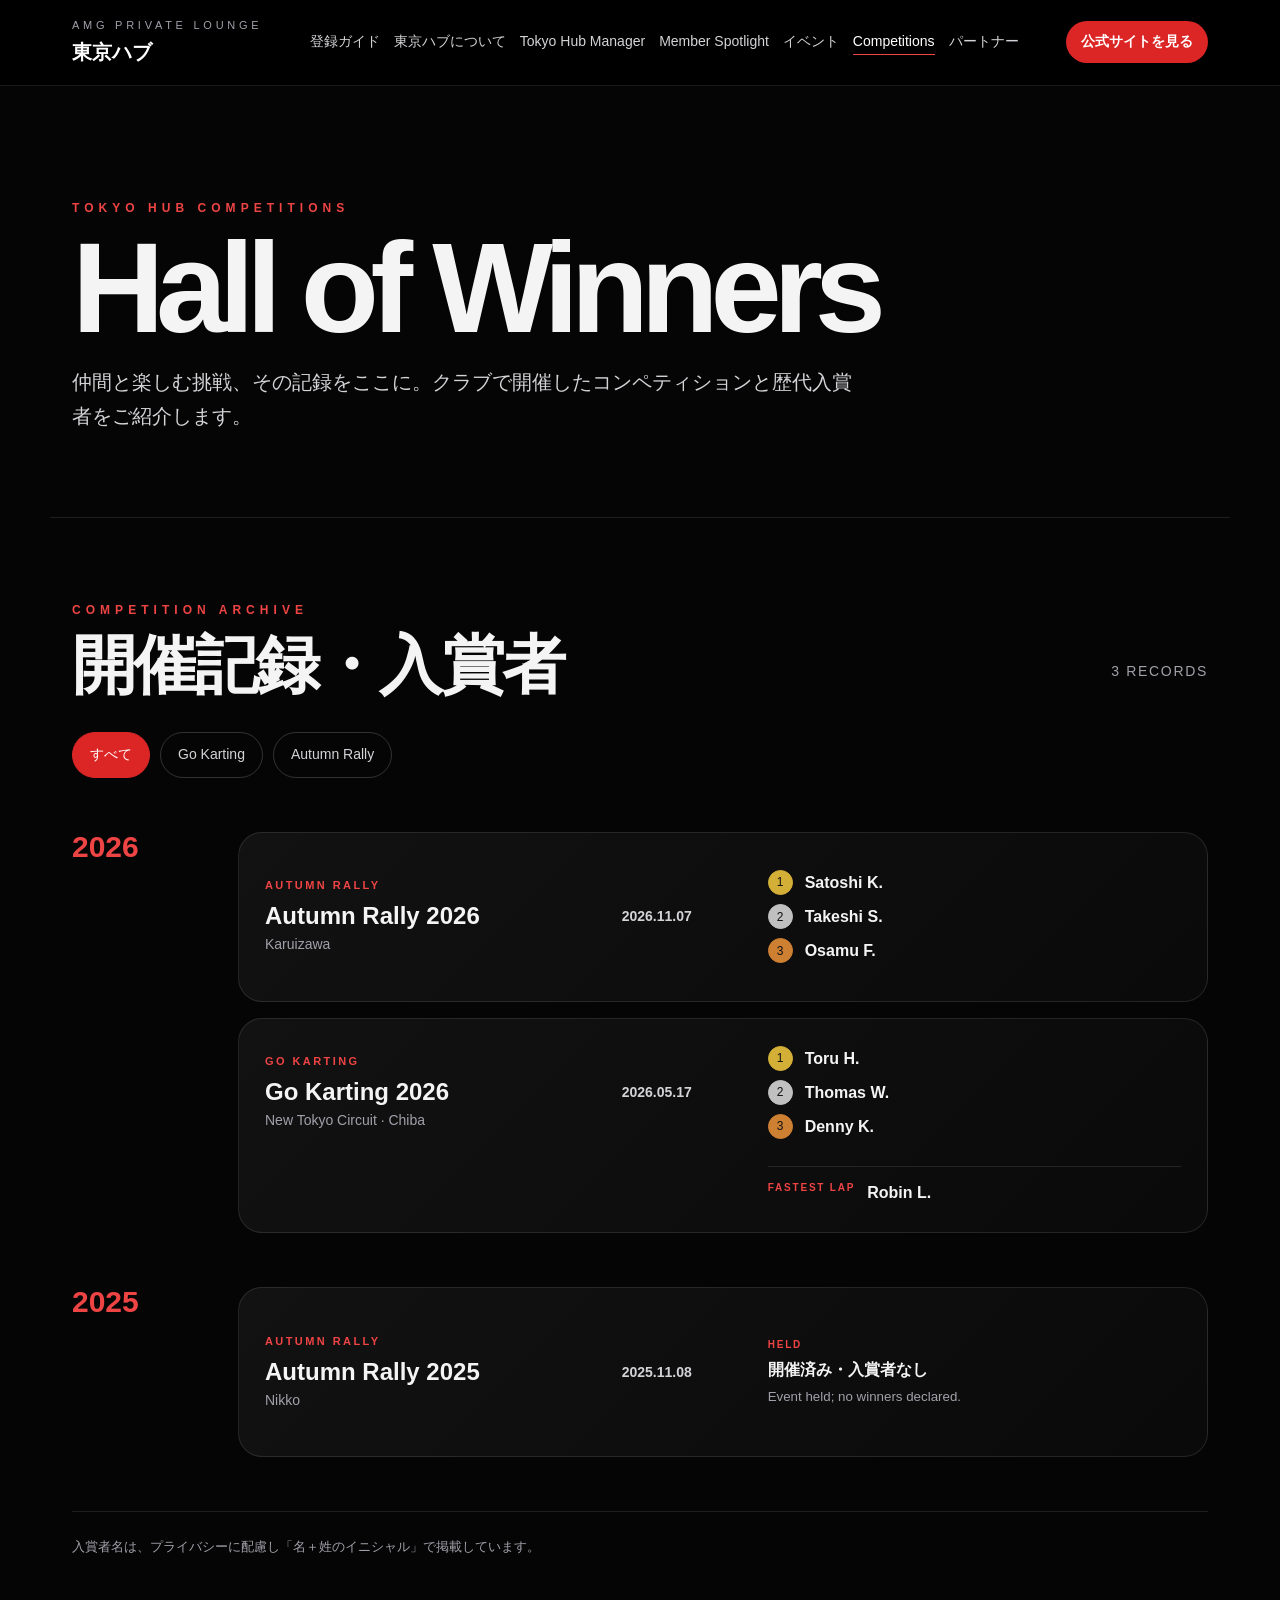
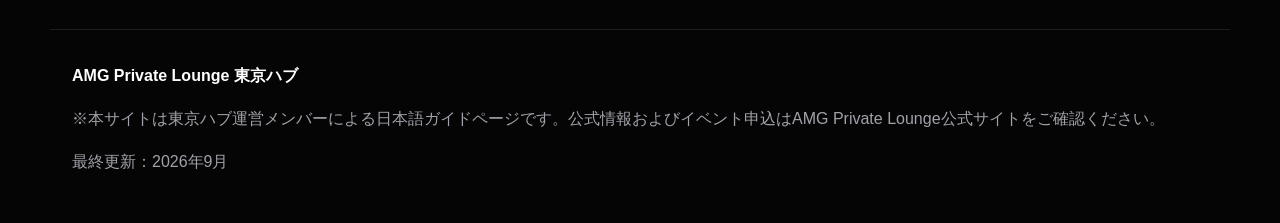
<file: competitions.html>
<!DOCTYPE html>
<html lang="ja">
<head>
<link href="favicon.png" rel="icon" type="image/png"/>
<meta charset="utf-8"/>
<meta content="width=device-width, initial-scale=1" name="viewport"/>
<title>Hall of Winners | AMG Private Lounge 東京ハブ</title>
<meta content="AMG Private Lounge 東京ハブで開催したコンペティションと歴代入賞者の記録です。" name="description"/>
<link href="styles.css" rel="stylesheet"/>
</head>
<body>
<header class="site-header">
<div class="header-inner">
<a class="brand" href="index.html#home">
<span>AMG PRIVATE LOUNGE</span>
<strong>東京ハブ</strong>
</a>
<nav>
<a href="index.html#guide">登録ガイド</a>
<a href="index.html#about">東京ハブについて</a>
<a href="index.html#manager">Tokyo Hub Manager</a>
<a href="index.html#spotlight">Member Spotlight</a>
<a href="index.html#activity">イベント</a>
<a aria-current="page" href="competitions.html">Competitions</a>
<a href="index.html#partners">パートナー</a>
</nav>
<a class="cta small" href="https://www.mercedes-amg.com/en/community" target="_blank">公式サイトを見る</a>
</div>
</header>

<main class="competitions-page">
<section class="competition-hero">
<p class="eyebrow">TOKYO HUB COMPETITIONS</p>
<h1>Hall of Winners</h1>
<p class="lead">仲間と楽しむ挑戦、その記録をここに。クラブで開催したコンペティションと歴代入賞者をご紹介します。</p>
</section>

<section class="competition-archive" aria-labelledby="archive-title">
<div class="archive-heading">
<div>
<p class="eyebrow">COMPETITION ARCHIVE</p>
<h2 id="archive-title">開催記録・入賞者</h2>
</div>
<p class="archive-count" aria-live="polite"><span id="visible-count">3</span> records</p>
</div>

<div class="competition-filters" aria-label="大会種別で絞り込む">
<button class="active" data-filter="all" type="button">すべて</button>
<button data-filter="karting" type="button">Go Karting</button>
<button data-filter="rally" type="button">Autumn Rally</button>
</div>

<section class="competition-year" data-year="2026">
<h3>2026</h3>
<div class="competition-list">
<article class="competition-record" data-type="rally">
<div class="record-summary">
<p class="record-type">AUTUMN RALLY</p>
<h4>Autumn Rally 2026</h4>
<p class="record-place">Karuizawa</p>
</div>
<time datetime="2026-11-07">2026.11.07</time>
<ol class="podium" aria-label="Karuizawa Autumn Rally results">
<li><span>1</span><strong>Satoshi K.</strong></li>
<li><span>2</span><strong>Takeshi S.</strong></li>
<li><span>3</span><strong>Osamu F.</strong></li>
</ol>
</article>

<article class="competition-record" data-type="karting">
<div class="record-summary">
<p class="record-type">GO KARTING</p>
<h4>Go Karting 2026</h4>
<p class="record-place">New Tokyo Circuit · Chiba</p>
</div>
<time datetime="2026-05-17">2026.05.17</time>
<ol class="podium" aria-label="Go Karting 2026 results">
<li><span>1</span><strong>Toru H.</strong></li>
<li><span>2</span><strong>Thomas W.</strong></li>
<li><span>3</span><strong>Denny K.</strong></li>
</ol>
<p class="fastest-lap"><span>FASTEST LAP</span><strong>Robin L.</strong></p>
</article>
</div>
</section>

<section class="competition-year" data-year="2025">
<h3>2025</h3>
<div class="competition-list">
<article class="competition-record no-winner" data-type="rally">
<div class="record-summary">
<p class="record-type">AUTUMN RALLY</p>
<h4>Autumn Rally 2025</h4>
<p class="record-place">Nikko</p>
</div>
<time datetime="2025-11-08">2025.11.08</time>
<div class="record-status"><span>HELD</span><strong>開催済み・入賞者なし</strong><small>Event held; no winners declared.</small></div>
</article>
</div>
</section>

<p class="privacy-note">入賞者名は、プライバシーに配慮し「名＋姓のイニシャル」で掲載しています。</p>
</section>
</main>

<footer>
<strong>AMG Private Lounge 東京ハブ</strong>
<p>※本サイトは東京ハブ運営メンバーによる日本語ガイドページです。公式情報およびイベント申込はAMG Private Lounge公式サイトをご確認ください。</p>
<p>最終更新：2026年9月</p>
</footer>

<script>
const filterButtons = document.querySelectorAll('[data-filter]');
const records = document.querySelectorAll('.competition-record');
const years = document.querySelectorAll('.competition-year');
const visibleCount = document.getElementById('visible-count');

filterButtons.forEach((button) => {
  button.addEventListener('click', () => {
    const filter = button.dataset.filter;
    let count = 0;

    filterButtons.forEach((item) => item.classList.toggle('active', item === button));
    records.forEach((record) => {
      const visible = filter === 'all' || record.dataset.type === filter;
      record.hidden = !visible;
      if (visible) count += 1;
    });
    years.forEach((year) => {
      year.hidden = !year.querySelector('.competition-record:not([hidden])');
    });
    visibleCount.textContent = count;
  });
});
</script>
</body>
</html>
</file>
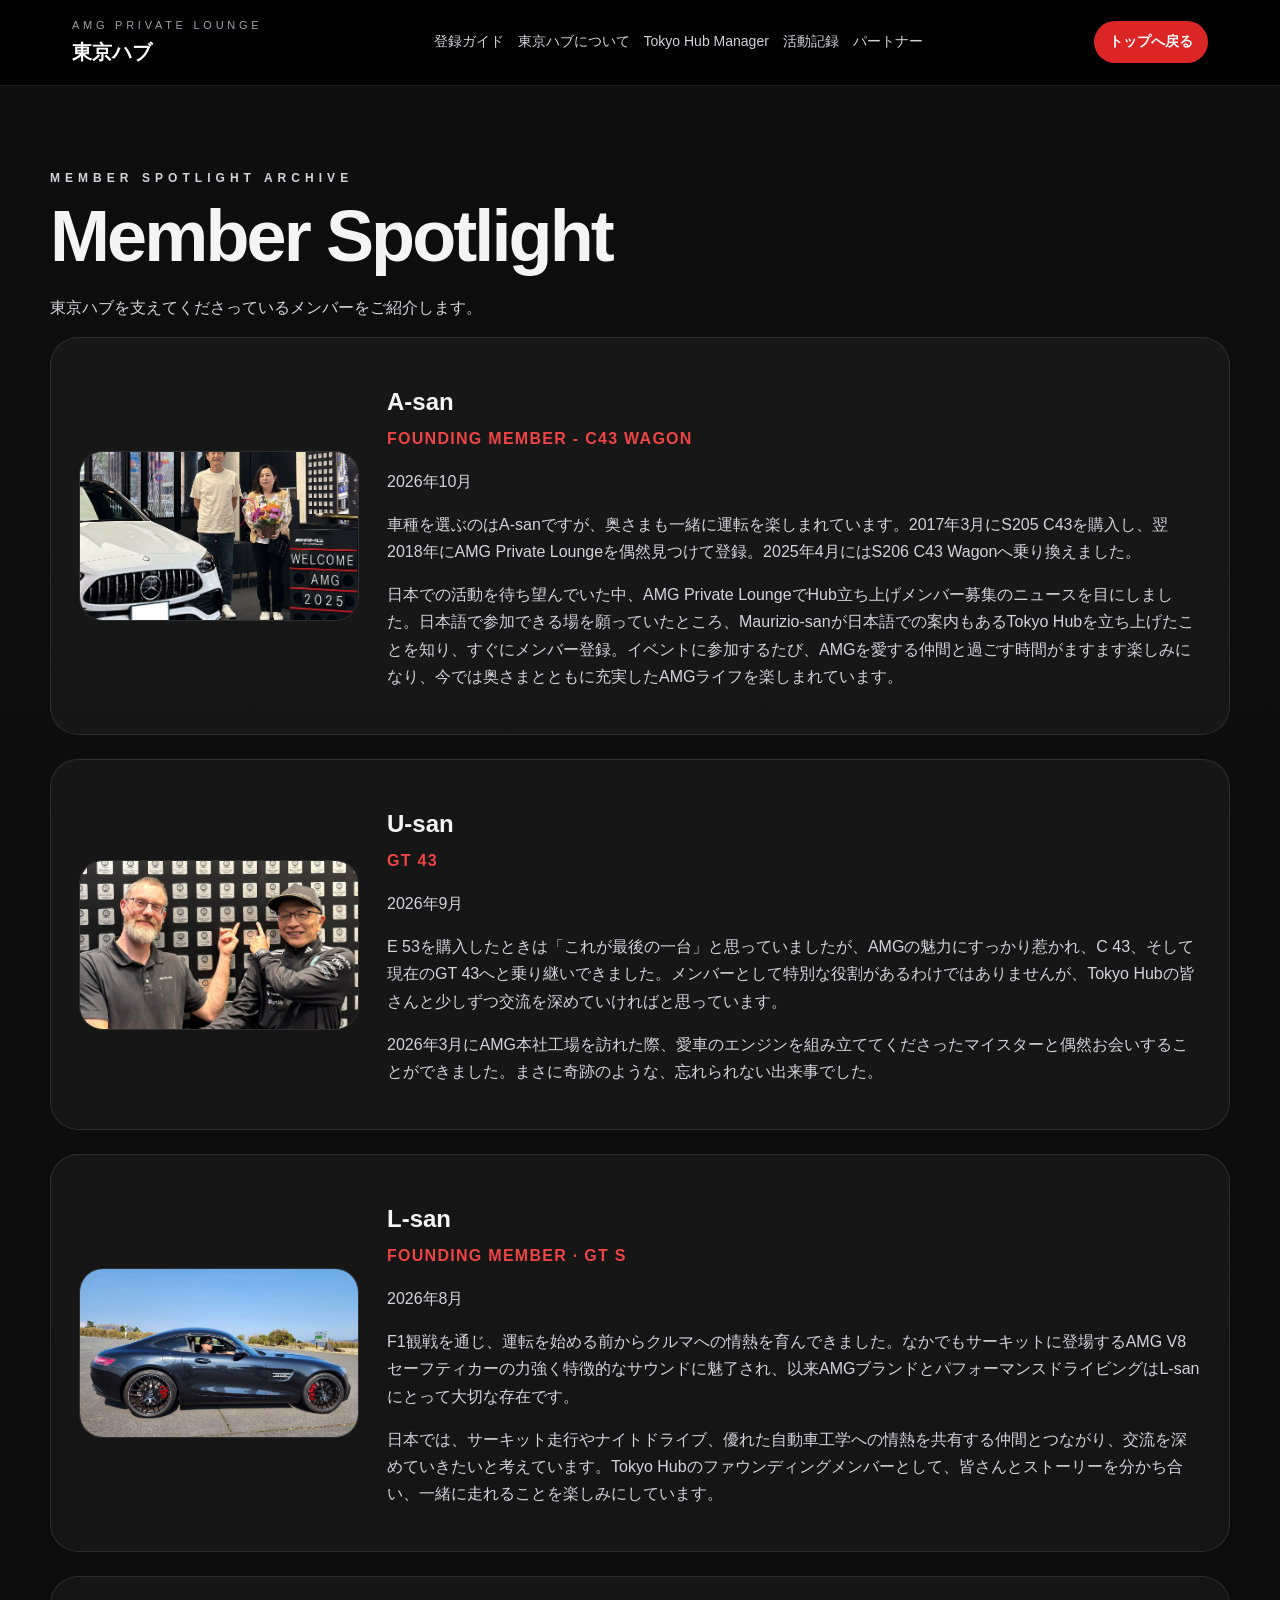
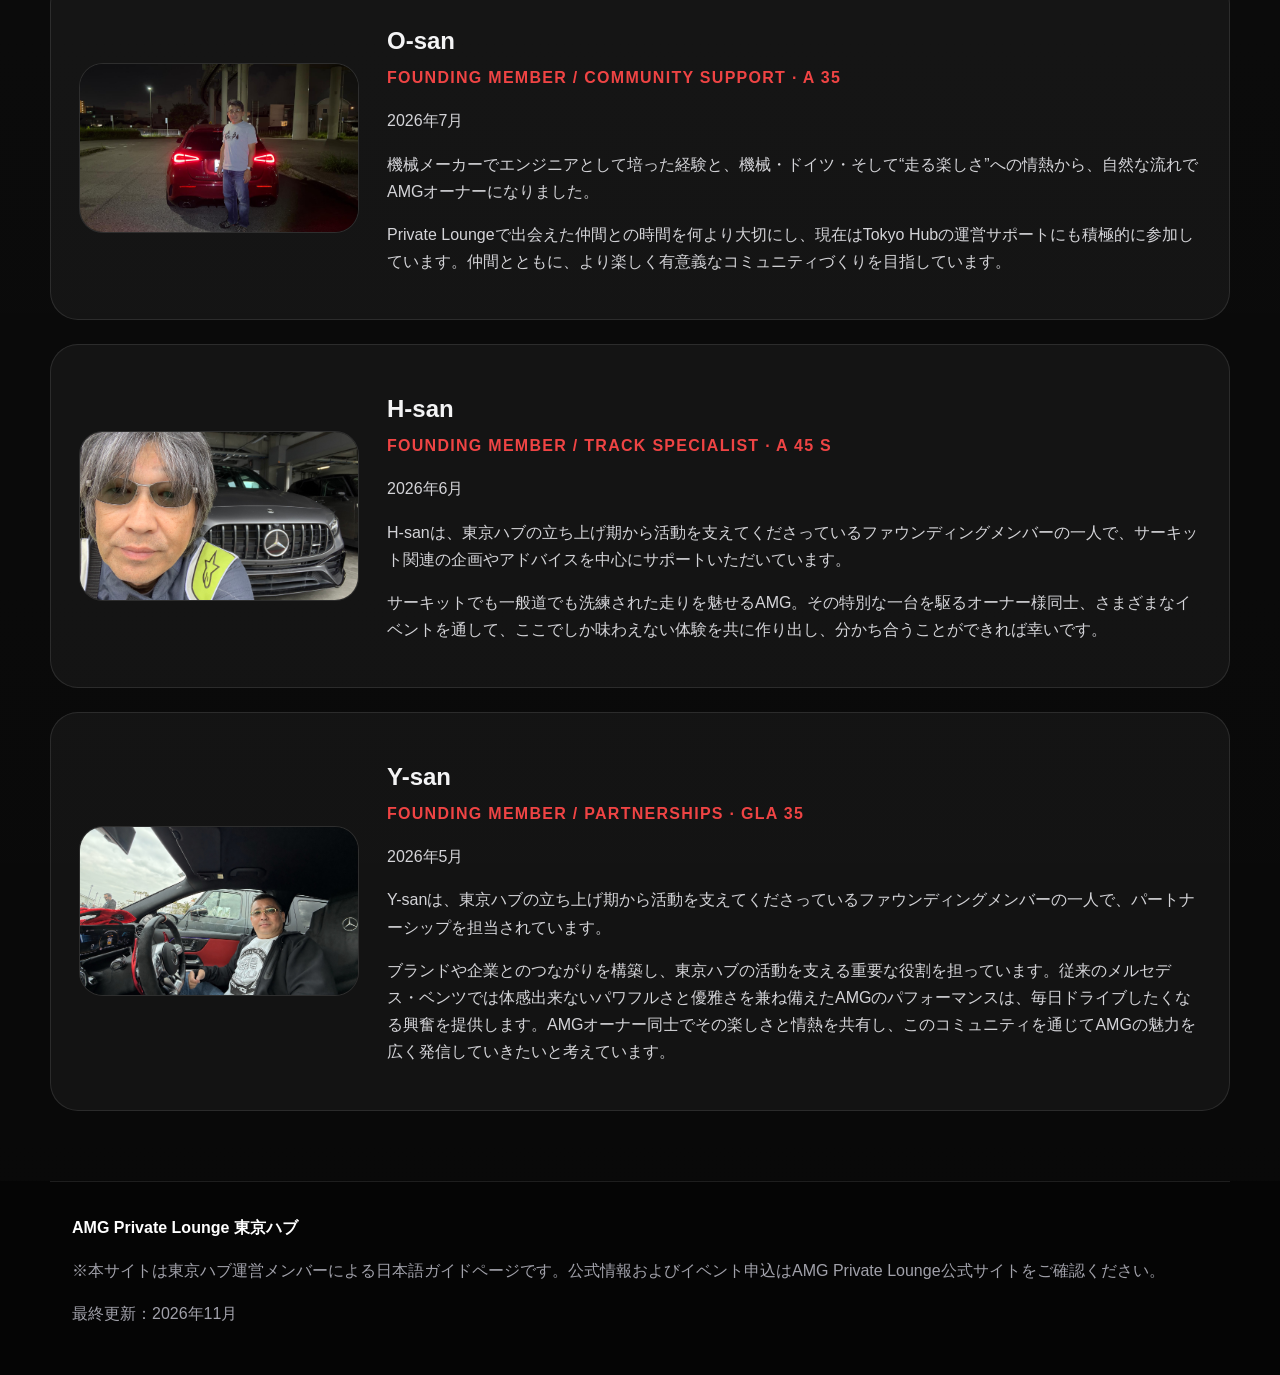
<file: member-spotlights.html>
<!DOCTYPE html>


<html lang="ja">
<head>
<link href="favicon.png" rel="icon" type="image/png"/>
<meta charset="utf-8"/>
<meta content="width=device-width, initial-scale=1" name="viewport"/>
<title>Member Spotlight | AMG Private Lounge 東京ハブ</title>
<meta content="AMG Private Lounge 東京ハブのMember Spotlightアーカイブです。" name="description"/>
<link href="styles.css" rel="stylesheet"/>
</head>
<body>
<header class="site-header">
<div class="header-inner">
<a class="brand" href="index.html#home">
<span>AMG PRIVATE LOUNGE</span>
<strong>東京ハブ</strong>
</a>
<nav>
<a href="index.html#guide">登録ガイド</a>
<a href="index.html#about">東京ハブについて</a>
<a href="index.html#manager">Tokyo Hub Manager</a>
<a href="index.html#activity">活動記録</a>
<a href="index.html#partners">パートナー</a>
</nav>
<a class="cta small" href="index.html">トップへ戻る</a>
</div>
</header>
<main>
<section class="section muted">
<p class="eyebrow">MEMBER SPOTLIGHT ARCHIVE</p>
<h2>Member Spotlight</h2>
<p>東京ハブを支えてくださっているメンバーをご紹介します。</p>
<div class="spotlight-soon">
<div class="photo-small image-fit"><img alt="A-san and his wife with their C43 Wagon" src="assets/A-san_photo.jpg"/></div>
<div>
<h3>A-san</h3>
<p class="spotlight-meta">FOUNDING MEMBER - C43 Wagon</p><p class="spotlight-date">2026年10月</p>
<p>車種を選ぶのはA-sanですが、奥さまも一緒に運転を楽しまれています。2017年3月にS205 C43を購入し、翌2018年にAMG Private Loungeを偶然見つけて登録。2025年4月にはS206 C43 Wagonへ乗り換えました。</p>
<p>日本での活動を待ち望んでいた中、AMG Private LoungeでHub立ち上げメンバー募集のニュースを目にしました。日本語で参加できる場を願っていたところ、Maurizio-sanが日本語での案内もあるTokyo Hubを立ち上げたことを知り、すぐにメンバー登録。イベントに参加するたび、AMGを愛する仲間と過ごす時間がますます楽しみになり、今では奥さまとともに充実したAMGライフを楽しまれています。</p>
</div>
</div>
<div class="spotlight-soon" style="margin-top:24px;">
<div class="photo-small image-fit"><img alt="U-san" src="assets/U-san_photo.jpg"/></div>
<div>
<h3>U-san</h3>
<p class="spotlight-meta">GT 43</p><p class="spotlight-date">2026年9月</p>
<p>E 53を購入したときは「これが最後の一台」と思っていましたが、AMGの魅力にすっかり惹かれ、C 43、そして現在のGT 43へと乗り継いできました。メンバーとして特別な役割があるわけではありませんが、Tokyo Hubの皆さんと少しずつ交流を深めていければと思っています。</p>
<p>2026年3月にAMG本社工場を訪れた際、愛車のエンジンを組み立ててくださったマイスターと偶然お会いすることができました。まさに奇跡のような、忘れられない出来事でした。</p>
</div>
</div>
<div class="spotlight-soon" style="margin-top:24px;">
<div class="photo-small image-fit"><img alt="L-san" src="assets/Lsan.jpg"/></div>
<div>
<h3>L-san</h3>
<p class="spotlight-meta">Founding Member · GT S</p><p class="spotlight-date">2026年8月</p>
<p>F1観戦を通じ、運転を始める前からクルマへの情熱を育んできました。なかでもサーキットに登場するAMG V8セーフティカーの力強く特徴的なサウンドに魅了され、以来AMGブランドとパフォーマンスドライビングはL-sanにとって大切な存在です。</p>
<p>日本では、サーキット走行やナイトドライブ、優れた自動車工学への情熱を共有する仲間とつながり、交流を深めていきたいと考えています。Tokyo Hubのファウンディングメンバーとして、皆さんとストーリーを分かち合い、一緒に走れることを楽しみにしています。</p>
</div>
</div>
<div class="spotlight-soon" style="margin-top:24px;"><div class="photo-small image-fit"><img alt="O-san" src="assets/T O-san.jpeg"/></div><div><h3>O-san</h3><p class="spotlight-meta">Founding Member / Community Support · A 35</p><p class="spotlight-date">2026年7月</p><p>機械メーカーでエンジニアとして培った経験と、機械・ドイツ・そして“走る楽しさ”への情熱から、自然な流れでAMGオーナーになりました。</p><p>Private Loungeで出会えた仲間との時間を何より大切にし、現在はTokyo Hubの運営サポートにも積極的に参加しています。仲間とともに、より楽しく有意義なコミュニティづくりを目指しています。</p></div></div><div class="spotlight-soon" style="margin-top:24px;">
<div class="photo-small image-fit"><img alt="H-san" src="assets/h-san.jpeg"/></div>
<div>
<h3>H-san</h3>
<p class="spotlight-meta">Founding Member / Track Specialist · A 45 S</p><p class="spotlight-date">2026年6月</p>
<p>H-sanは、東京ハブの立ち上げ期から活動を支えてくださっているファウンディングメンバーの一人で、サーキット関連の企画やアドバイスを中心にサポートいただいています。</p>
<p>サーキットでも一般道でも洗練された走りを魅せるAMG。その特別な一台を駆るオーナー様同士、さまざまなイベントを通して、ここでしか味わえない体験を共に作り出し、分かち合うことができれば幸いです。</p>
</div>
</div><div class="spotlight-soon" style="margin-top:24px;">
<div class="photo-small image-fit"><img alt="Y-san" src="assets/y-san.jpeg"/></div>
<div>
<h3>Y-san</h3>
<p class="spotlight-meta">Founding Member / Partnerships · GLA 35</p><p class="spotlight-date">2026年5月</p>
<p>Y-sanは、東京ハブの立ち上げ期から活動を支えてくださっているファウンディングメンバーの一人で、パートナーシップを担当されています。</p>
<p>ブランドや企業とのつながりを構築し、東京ハブの活動を支える重要な役割を担っています。従来のメルセデス・ベンツでは体感出来ないパワフルさと優雅さを兼ね備えたAMGのパフォーマンスは、毎日ドライブしたくなる興奮を提供します。AMGオーナー同士でその楽しさと情熱を共有し、このコミュニティを通じてAMGの魅力を広く発信していきたいと考えています。</p>
</div>
</div>




</section>
</main>
<footer>
<strong>AMG Private Lounge 東京ハブ</strong>
<p>※本サイトは東京ハブ運営メンバーによる日本語ガイドページです。公式情報およびイベント申込はAMG Private Lounge公式サイトをご確認ください。</p>
<p>最終更新：2026年11月</p>
</footer>
</body>
</html>
</file>
<file: styles.css>
*{box-sizing:border-box}html{scroll-behavior:smooth}body{margin:0;background:#050505;color:#f4f4f5;font-family:-apple-system,BlinkMacSystemFont,"Helvetica Neue","Noto Sans JP",Arial,sans-serif;line-height:1.7}.site-header{position:sticky;top:0;z-index:10;background:rgba(0,0,0,.88);border-bottom:1px solid rgba(255,255,255,.1);backdrop-filter:blur(10px)}.header-inner{max-width:1180px;margin:auto;padding:16px 22px;display:flex;align-items:center;justify-content:space-between;gap:22px}.brand{text-decoration:none;color:white}.brand span{display:block;font-size:11px;letter-spacing:.34em;color:#a1a1aa}.brand strong{font-size:20px}nav{display:flex;gap:14px;flex-wrap:wrap}nav a{color:#d4d4d8;text-decoration:none;font-size:14px}nav a:hover{color:white}.cta,.button-secondary{display:inline-flex;align-items:center;justify-content:center;border-radius:999px;padding:13px 20px;text-decoration:none;font-weight:700}.cta{background:#dc2626;color:white}.cta:hover{background:#ef4444}.small{padding:9px 15px;font-size:14px}.button-secondary{border:1px solid rgba(255,255,255,.2);color:white}.hero{max-width:1180px;margin:34px auto 0;padding:0 22px 30px;display:grid;grid-template-columns:1.15fr .85fr;gap:32px;align-items:center}.hero-image{border:1px solid rgba(255,255,255,.12);border-radius:34px;overflow:hidden;background:#111;box-shadow:0 30px 80px rgba(0,0,0,.55)}.hero-image img{width:100%;display:block}.eyebrow{font-size:12px;letter-spacing:.42em;color:#ef4444;font-weight:800;text-transform:uppercase}.hero h1,h2{font-size:clamp(38px,6vw,72px);line-height:1.02;margin:10px 0 20px;font-weight:900;letter-spacing:-.04em}.lead{font-size:20px;color:#d4d4d8}.buttons{display:flex;gap:12px;flex-wrap:wrap;margin-top:26px}.vertical{flex-direction:column}.cred-strip{max-width:1180px;margin:0 auto 30px;padding:0 22px;display:grid;grid-template-columns:1fr 1fr;gap:16px}.cred-strip div{border:1px solid rgba(255,255,255,.12);background:linear-gradient(135deg,rgba(220,38,38,.18),rgba(255,255,255,.04));border-radius:24px;padding:20px}.cred-strip strong{display:block;font-size:18px}.cred-strip span{display:block;margin-top:4px;color:#d4d4d8}.section{max-width:1180px;margin:auto;padding:70px 22px}.muted{background:linear-gradient(180deg,rgba(255,255,255,.035),rgba(255,255,255,.015));max-width:none}.muted>*{max-width:1180px;margin-left:auto;margin-right:auto}.steps,.cards,.partner-grid{display:grid;grid-template-columns:repeat(3,1fr);gap:18px}.steps article,.cards article,.panel,.partner-grid article,.manager-card,.spotlight-soon{border:1px solid rgba(255,255,255,.1);background:rgba(255,255,255,.045);border-radius:28px;padding:28px}.steps span{width:42px;height:42px;border-radius:50%;background:#dc2626;display:flex;align-items:center;justify-content:center;font-weight:900}.steps h3,.cards h3,.partner-grid h3,.manager-card h3,.spotlight-soon h3{font-size:24px;margin:16px 0 8px}.steps p,.cards p,.partner-grid p,.manager-card p,.section p,.spotlight-soon p{color:#d4d4d8}.panel.split{display:grid;grid-template-columns:1fr auto;gap:28px;align-items:center;margin-top:24px}.note{color:#a1a1aa!important;font-size:14px}.grid-two{display:grid;grid-template-columns:1fr 1fr;gap:28px;align-items:center}.photo-placeholder,.portrait-placeholder,.photo-small,.mosaic-item{border:1px dashed rgba(255,255,255,.25);background:linear-gradient(135deg,#27272a,#09090b);border-radius:24px;display:flex;align-items:center;justify-content:center;color:#71717a}.photo-placeholder{height:310px}.photo-small{height:170px}.manager-card{display:grid;grid-template-columns:280px 1fr;gap:30px;align-items:center}.portrait-placeholder{height:280px}.contact-link{display:inline-flex;margin-top:14px;border-radius:999px;border:1px solid rgba(255,255,255,.24);padding:11px 18px;color:white;text-decoration:none;font-weight:700}.contact-link:hover{background:white;color:black}.spotlight-soon{display:grid;grid-template-columns:280px 1fr;gap:28px;align-items:center}.activity-list{display:grid;gap:12px}.activity-list div{display:grid;grid-template-columns:90px 1fr auto;gap:22px;align-items:center;border-bottom:1px solid rgba(255,255,255,.1);padding:16px 0}.activity-list strong{color:#ef4444;min-width:90px}.activity-list a{color:#d4d4d8;text-decoration:none;font-size:14px;border-bottom:1px solid rgba(255,255,255,.35)}.activity-list a:hover{color:white}.mosaic-title{margin-top:40px}.mosaic-title h3{font-size:28px;margin:0}.photo-mosaic{display:grid;grid-template-columns:repeat(4,1fr);grid-auto-rows:160px;gap:14px;margin-top:18px}.mosaic-item.large{grid-column:span 2;grid-row:span 2}.mosaic-item.wide{grid-column:span 2}.partner-grid{grid-template-columns:repeat(2,1fr)}.partner-grid img{max-width:100%;height:95px;object-fit:contain;background:white;border-radius:18px;padding:14px}footer{border-top:1px solid rgba(255,255,255,.1);padding:32px 22px;max-width:1180px;margin:auto;color:#a1a1aa}footer strong{color:white}@media(max-width:850px){.header-inner{display:block}.header-inner nav{margin:14px 0}.hero,.grid-two,.panel.split,.manager-card,.spotlight-soon,.cred-strip{grid-template-columns:1fr}.steps,.cards,.partner-grid{grid-template-columns:1fr}.hero h1,h2{font-size:42px}.lead{font-size:17px}.cta.small{display:flex;width:100%;margin-top:10px}.activity-list div{grid-template-columns:1fr;gap:4px}.photo-mosaic{grid-template-columns:1fr;grid-auto-rows:180px}.mosaic-item.large,.mosaic-item.wide{grid-column:span 1;grid-row:span 1}}

/* v3 refinements */
.nowrap{white-space:nowrap}
.partner-name-link{color:white;text-decoration:none;border-bottom:1px solid rgba(255,255,255,.32)}
.partner-name-link:hover{color:#ef4444;border-color:#ef4444}
.spotlight-meta{color:#ef4444!important;font-weight:700;letter-spacing:.08em;text-transform:uppercase;margin-top:-6px}


/* v4 image integration */
.image-card{margin:0;border:1px solid rgba(255,255,255,.12);border-radius:24px;overflow:hidden;background:#111}
.image-card img,.portrait-image img,.mosaic-item img{width:100%;height:100%;object-fit:cover;display:block}
.image-card figcaption{padding:10px 14px;color:#a1a1aa;font-size:13px}
.portrait-image{height:280px;border-radius:24px;overflow:hidden;border:1px solid rgba(255,255,255,.12);background:#111}
.mosaic-item{padding:0;overflow:hidden;border:1px solid rgba(255,255,255,.12);background:#111}
.mosaic-item img{transition:transform .35s ease}
.mosaic-item:hover img{transform:scale(1.035)}

.guide-title{font-size:32px;letter-spacing:-0.02em;}

/* v6 fixes */
.photo-small.image-fit{
  height:170px;
  overflow:hidden;
  padding:0;
  border:1px solid rgba(255,255,255,.12);
  background:#111;
}

/* Competition archive */
.competition-teaser{
  margin-top:52px;
  padding:30px;
  display:flex;
  align-items:center;
  justify-content:space-between;
  gap:30px;
  border:1px solid rgba(239,68,68,.35);
  border-radius:28px;
  background:linear-gradient(135deg,rgba(220,38,38,.16),rgba(255,255,255,.035));
}
.competition-teaser h3{
  margin:6px 0 8px;
  font-size:clamp(28px,4vw,42px);
  line-height:1.1;
}
.competition-teaser p:not(.eyebrow){margin:0;max-width:720px}
.competition-teaser .button-secondary{flex:0 0 auto}

.competitions-page{min-height:70vh}
.competition-hero{
  max-width:1180px;
  margin:auto;
  padding:100px 22px 64px;
  border-bottom:1px solid rgba(255,255,255,.1);
}
.competition-hero h1{
  max-width:900px;
  margin:8px 0 20px;
  font-size:clamp(58px,10vw,128px);
  line-height:.9;
  letter-spacing:-.065em;
}
.competition-hero .lead{max-width:780px}
.competition-archive{max-width:1180px;margin:auto;padding:70px 22px}
.archive-heading{display:flex;justify-content:space-between;align-items:end;gap:30px}
.archive-heading h2{font-size:clamp(36px,6vw,64px);margin:8px 0 0}
.archive-count{color:#a1a1aa;font-size:14px;letter-spacing:.12em;text-transform:uppercase}
.competition-filters{display:flex;gap:10px;flex-wrap:wrap;margin:34px 0 50px}
.competition-filters button{
  appearance:none;
  border:1px solid rgba(255,255,255,.18);
  border-radius:999px;
  padding:10px 17px;
  background:transparent;
  color:#d4d4d8;
  font:inherit;
  font-size:14px;
  cursor:pointer;
}
.competition-filters button:hover,.competition-filters button.active{background:#dc2626;border-color:#dc2626;color:white}
.competition-year{display:grid;grid-template-columns:130px 1fr;gap:36px;margin-top:54px}
.competition-year[hidden]{display:none}
.competition-year>h3{font-size:30px;margin:0;color:#ef4444;line-height:1}
.competition-list{display:grid;gap:16px}
.competition-record{
  display:grid;
  grid-template-columns:minmax(240px,1fr) 120px minmax(300px,1.25fr);
  gap:26px;
  align-items:center;
  min-height:170px;
  padding:26px;
  border:1px solid rgba(255,255,255,.1);
  border-radius:24px;
  background:linear-gradient(135deg,rgba(255,255,255,.055),rgba(255,255,255,.025));
}
.competition-record[hidden]{display:none}
.record-type{margin:0!important;color:#ef4444!important;font-size:11px;letter-spacing:.22em;font-weight:800}
.record-summary h4{margin:6px 0 2px;font-size:24px;line-height:1.25}
.record-place{margin:0!important;color:#a1a1aa!important;font-size:14px}
.competition-record time{color:#d4d4d8;font-size:14px;font-weight:700}
.podium{list-style:none;margin:0;padding:0;display:grid;gap:7px}
.podium li{display:flex;align-items:center;gap:12px}
.podium li span{display:flex;align-items:center;justify-content:center;width:25px;height:25px;border:1px solid rgba(255,255,255,.2);border-radius:50%;color:#a1a1aa;font-size:12px}
/* Gold, silver, and bronze for all podium results */
.podium li:nth-child(1) span{background:#d4af37;border-color:#d4af37;color:#111}
.podium li:nth-child(2) span{background:#c0c0c0;border-color:#c0c0c0;color:#111}
.podium li:nth-child(3) span{background:#cd7f32;border-color:#cd7f32;color:#111}
.fastest-lap{grid-column:3;margin:0!important;padding-top:12px;border-top:1px solid rgba(255,255,255,.1);display:flex;justify-content:space-between;gap:18px}
.fastest-lap span,.record-status span{color:#ef4444;font-size:10px;letter-spacing:.18em;font-weight:800}
.record-status{display:grid;gap:3px}
.record-status small{color:#a1a1aa}
.upcoming{border-color:rgba(239,68,68,.3)}
.upcoming .record-status strong{color:#d4d4d8}
.no-winner .record-status strong{font-weight:700}
.privacy-note{margin:54px 0 0!important;padding-top:24px;border-top:1px solid rgba(255,255,255,.1);color:#a1a1aa!important;font-size:13px}
nav a[aria-current="page"]{color:white;border-bottom:1px solid #ef4444}

@media(max-width:850px){
  .competition-teaser{align-items:flex-start;flex-direction:column;padding:24px}
  .competition-teaser .button-secondary{width:100%}
  .competition-hero{padding-top:72px}
  .archive-heading{align-items:flex-start;flex-direction:column;gap:8px}
  .competition-year{grid-template-columns:1fr;gap:18px}
  .competition-record{grid-template-columns:1fr;gap:14px;min-height:0}
  .fastest-lap{grid-column:auto}
}
.photo-small.image-fit img{
  width:100%;
  height:100%;
  object-fit:cover;
  display:block;
}


/* v7 official emblem and previous events */
.official-hub-card{
  position:relative;
  overflow:hidden;
}
.hub-emblem-box{
  margin-top:20px;
  padding-top:18px;
  border-top:1px solid rgba(255,255,255,.10);
  display:flex;
  align-items:center;
  gap:16px;
}
.hub-emblem-box img{
  width:96px;
  max-width:96px;
  height:auto;
  flex:0 0 96px;
  display:block;
  border-radius:50%;
  background:#000;
  border:1px solid rgba(255,255,255,.18);
}
.hub-emblem-box span{
  color:#a1a1aa;
  font-size:13px;
  line-height:1.6;
}
.previous-events{
  margin-top:70px;
  padding-top:58px;
  border-top:1px solid rgba(255,255,255,.12);
}
.previous-events h3{
  font-size:34px;
  line-height:1.15;
  margin:8px 0 24px;
  letter-spacing:-.03em;
}
.event-timeline{
  display:grid;
  gap:12px;
}
.event-timeline article{
  border:1px solid rgba(255,255,255,.10);
  background:rgba(255,255,255,.04);
  border-radius:20px;
  padding:20px 22px;
}
.event-heading{
  display:flex;
  align-items:baseline;
  gap:18px;
  flex-wrap:wrap;
}
.event-heading strong{
  color:#ef4444;
  font-size:15px;
  letter-spacing:.08em;
  min-width:72px;
}
.event-heading h4{
  margin:0;
  color:white;
  font-size:20px;
  line-height:1.35;
}
.event-timeline p{
  margin:8px 0 0 90px;
  color:#d4d4d8;
}

@media(max-width:850px){
  .hub-emblem-box{
    align-items:flex-start;
  }
  .hub-emblem-box img{
    width:74px;
    max-width:74px;
    flex-basis:74px;
  }
  .previous-events{
    margin-top:52px;
    padding-top:42px;
  }
  .previous-events h3{
    font-size:28px;
  }
  .event-heading{
    gap:8px;
  }
  .event-heading strong{
    min-width:auto;
  }
  .event-timeline p{
    margin-left:0;
  }
}

/* Event note for upcoming events without a link */
.event-note{
  color:#a1a1aa;
  font-size:14px;
}

/* Experience cards */
.previous-events-intro{
  max-width:980px;
  margin:0 0 28px;
  color:#d4d4d8;
  font-size:18px;
}

.experience-grid{
  display:grid;
  grid-template-columns:repeat(2,1fr);
  gap:18px;
  margin-top:28px;
}

.experience-grid article{
  border:1px solid rgba(255,255,255,.10);
  background:linear-gradient(135deg,rgba(255,255,255,.055),rgba(255,255,255,.025));
  border-radius:24px;
  padding:26px;
  min-height:210px;
}

.experience-grid article::before{
  content:"";
  display:block;
  width:42px;
  height:3px;
  border-radius:999px;
  background:#ef4444;
  margin-bottom:18px;
}

.experience-grid h4{
  color:white;
  font-size:22px;
  line-height:1.35;
  margin:0 0 12px;
}

.experience-grid p{
  margin:0;
  color:#d4d4d8;
}

/* Portrait image in photo mosaic */
.photo-mosaic .mosaic-item.portrait{
  aspect-ratio:4 / 5;
  height:auto;
}

.photo-mosaic .mosaic-item.portrait img{
  width:100%;
  height:100%;
  object-fit:cover;
  object-position:center;
}

@media(max-width:850px){
  .experience-grid{
    grid-template-columns:1fr;
  }

  .experience-grid article{
    min-height:auto;
  }

  .previous-events-intro{
    font-size:16px;
  }

  .photo-mosaic .mosaic-item.portrait{
    height:auto;
    aspect-ratio:4 / 5;
  }

  .photo-mosaic .mosaic-item.portrait img{
    object-fit:cover;
    object-position:center;
  }
}
/* Prevent the header button from shrinking or wrapping */
.site-header .cta.small {
  white-space: nowrap;
  flex-shrink: 0;
}
.fastest-lap {
  justify-content: flex-start;
  gap: 12px;
}
</file>
